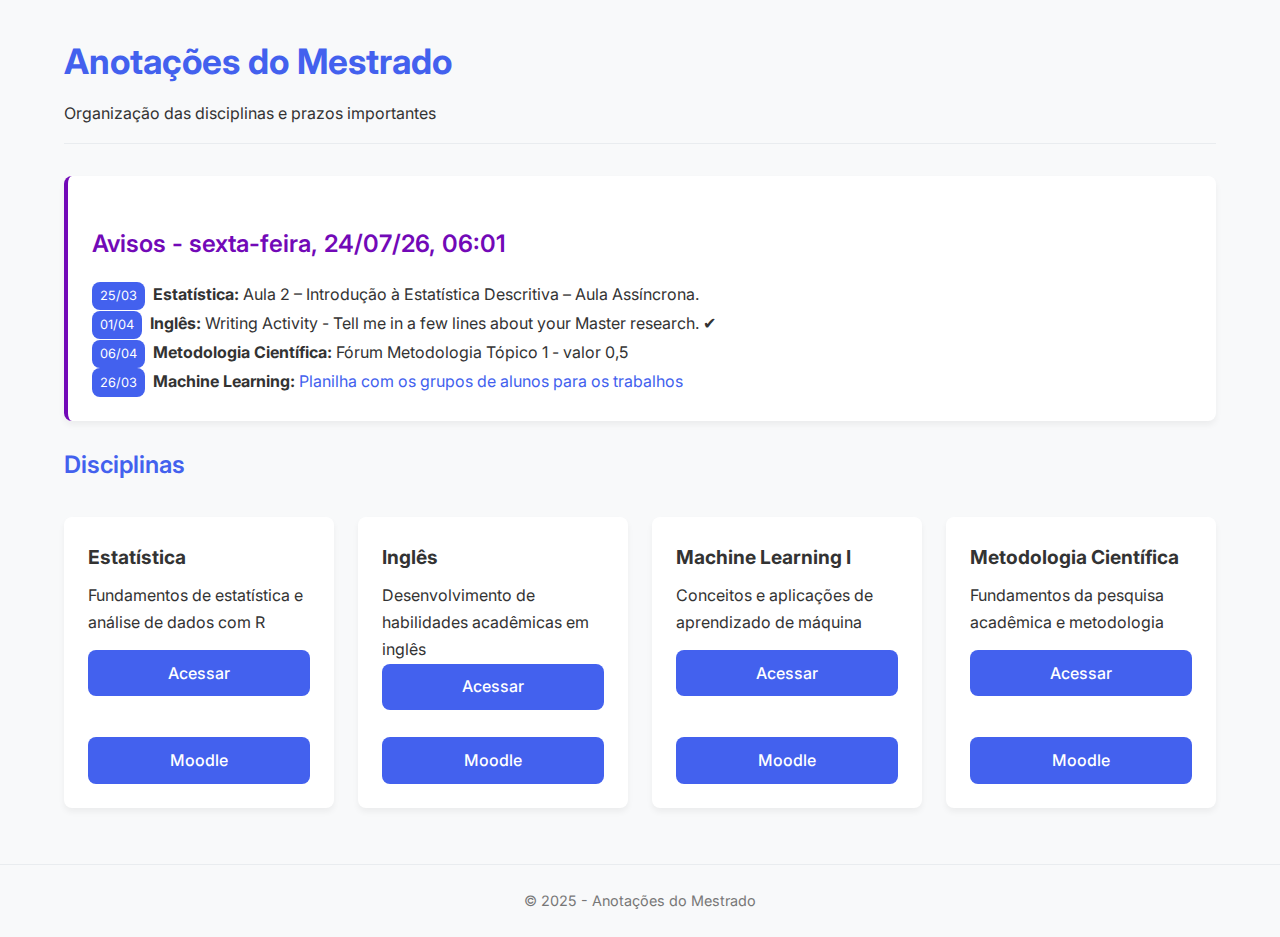
<file: index.html>
<!DOCTYPE html>
<html lang="pt-BR">
<head>
    <meta charset="UTF-8">
    <meta name="viewport" content="width=device-width, initial-scale=1.0">
    <title>Anotações do Mestrado</title>
    <link rel="stylesheet" href="style.css">
    <link rel="preconnect" href="https://fonts.googleapis.com">
    <link rel="preconnect" href="https://fonts.gstatic.com" crossorigin>
    <link href="https://fonts.googleapis.com/css2?family=Inter:wght@400;500;600;700&display=swap" rel="stylesheet">
</head>
<body>
    <div class="container">
        <header>
            <h1>Anotações do Mestrado</h1>
            <p>Organização das disciplinas e prazos importantes</p>
        </header>

        <div class="card avisos">
            <h2>Avisos - <span id="dataHora"></span></h2>
            <div class="aviso-item">
                <p><span class="date-badge">25/03</span><strong>Estatística:</strong> Aula 2 – Introdução à Estatística Descritiva – Aula Assíncrona.</p>
            </div>
            <div class="aviso-item">
                <p><span class="date-badge">01/04</span><strong>Inglês:</strong> Writing Activity - Tell me in a few lines about your Master research. ✔</p>
            </div>
            <div class="aviso-item">
                <p><span class="date-badge">06/04</span><strong>Metodologia Científica:</strong> Fórum Metodologia Tópico 1 - valor 0,5</p>
            </div>
            <div class="aviso-item">
                <p><span class="date-badge">26/03</span><strong>Machine Learning:</strong> <a href="https://docs.google.com/spreadsheets/d/1ttyd-BWs8bwGUL_mlIilnIx2Z0Xt4gmIaQ2QhLQ7xSY/edit?gid=0#gid=0" target="_blank">Planilha com os grupos de alunos para os trabalhos</a></p>
            </div>
        </div>

        <h2><a href="https://mestrado.telessaude.uerj.br/my/courses.php" target="_blank">Disciplinas</a></h2>
        <div class="grid">
            <div class="card disciplina-card">
                <h3>Estatística</h3>
                <p>Fundamentos de estatística e análise de dados com R</p>
                <a href="estatistica.html" class="btn">Acessar</a><br>
                <a href="https://mestrado.telessaude.uerj.br/course/view.php?id=383" class="btn" target="_blank">Moodle</a>
            </div>
            
            <div class="card disciplina-card">
                <h3>Inglês</h3>
                <p>Desenvolvimento de habilidades acadêmicas em inglês</p>
                <a href="ingles.html" class="btn">Acessar</a><br>
                <a href="https://mestrado.telessaude.uerj.br/course/view.php?id=381" class="btn" target="_blank">Moodle</a>
            </div>
            
            <div class="card disciplina-card">
                <h3>Machine Learning I</h3>
                <p>Conceitos e aplicações de aprendizado de máquina</p>
                <a href="machinelearning.html" class="btn">Acessar</a><br>
                <a href="https://mestrado.telessaude.uerj.br/course/view.php?id=391" class="btn" target="_blank">Moodle</a>
            </div>
            
            <div class="card disciplina-card">
                <h3>Metodologia Científica</h3>
                <p>Fundamentos da pesquisa acadêmica e metodologia</p>
                <a href="metodologia.html" class="btn">Acessar</a><br>
                <a href="https://mestrado.telessaude.uerj.br/course/view.php?id=387" class="btn" target="_blank">Moodle</a>
            </div>
        </div>
    </div>

    <footer>
        <p>&copy; 2025 - Anotações do Mestrado</p>
    </footer>

    <script src="script.js"></script>
</body>
</html>
</file>
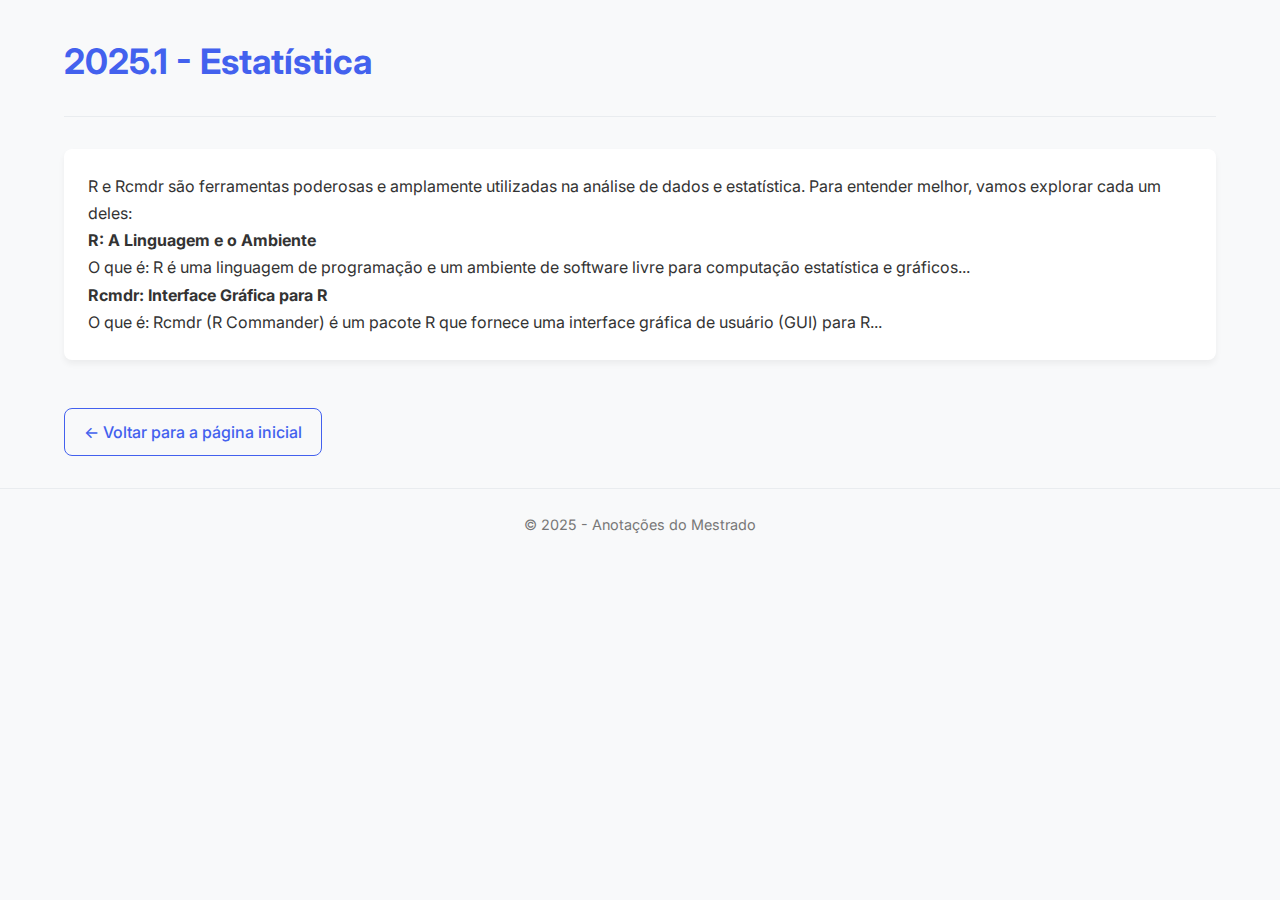
<file: estatistica.html>
<!DOCTYPE html>
<html lang="pt-BR">
<head>
    <meta charset="UTF-8">
    <meta name="viewport" content="width=device-width, initial-scale=1.0">
    <title>2025.1 - Estatística</title>
    <link rel="stylesheet" href="style.css">
    <link rel="preconnect" href="https://fonts.googleapis.com">
    <link rel="preconnect" href="https://fonts.gstatic.com" crossorigin>
    <link href="https://fonts.googleapis.com/css2?family=Inter:wght@400;500;600;700&display=swap" rel="stylesheet">
</head>
<body>
    <div class="container">
        <header>
            <h1>2025.1 - Estatística</h1>
        </header>

        <div class="card">
            <!-- Conteúdo específico da disciplina aqui -->
            <p>R e Rcmdr são ferramentas poderosas e amplamente utilizadas na análise de dados e estatística. Para entender melhor, vamos explorar cada um deles:</p>
            <p><strong>R: A Linguagem e o Ambiente</strong></p>
            <p>O que é: R é uma linguagem de programação e um ambiente de software livre para computação estatística e gráficos...</p>
            <p><strong>Rcmdr: Interface Gráfica para R</strong></p>
            <p>O que é: Rcmdr (R Commander) é um pacote R que fornece uma interface gráfica de usuário (GUI) para R...</p>
            
        </div>

        <a href="index.html" class="btn btn-outline back-button">← Voltar para a página inicial</a>
    </div>

    <footer>
        <p>&copy; 2025 - Anotações do Mestrado</p>
    </footer>
</body>
</html>
</file>
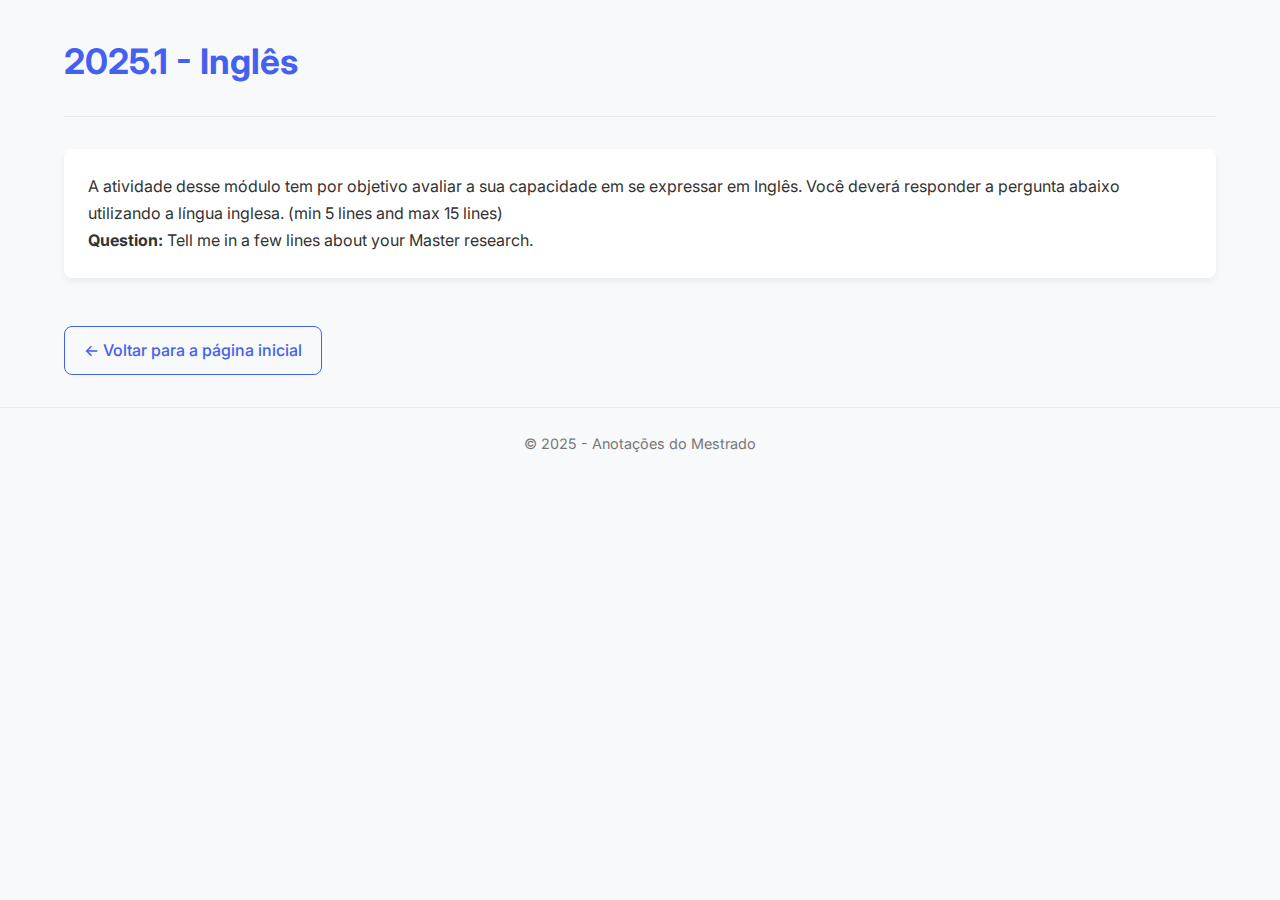
<file: ingles.html>
<!DOCTYPE html>
<html lang="pt-BR">
<head>
    <meta charset="UTF-8">
    <meta name="viewport" content="width=device-width, initial-scale=1.0">
    <title>2025.1 - Inglês</title>
    <link rel="stylesheet" href="style.css">
    <link rel="preconnect" href="https://fonts.googleapis.com">
    <link rel="preconnect" href="https://fonts.gstatic.com" crossorigin>
    <link href="https://fonts.googleapis.com/css2?family=Inter:wght@400;500;600;700&display=swap" rel="stylesheet">
</head>
<body>
    <div class="container">
        <header>
            <h1>2025.1 - Inglês</h1>
        </header>

        <div class="card">
            <p>A atividade desse módulo tem por objetivo avaliar a sua capacidade em se expressar em Inglês. Você deverá responder a pergunta abaixo utilizando a língua inglesa. (min 5 lines and max 15 lines)</p>
            <p><strong>Question:</strong> Tell me in a few lines about your Master research.</p>
        </div>

        <a href="index.html" class="btn btn-outline back-button">← Voltar para a página inicial</a>
    </div>

    <footer>
        <p>&copy; 2025 - Anotações do Mestrado</p>
    </footer>
</body>
</html>
</file>
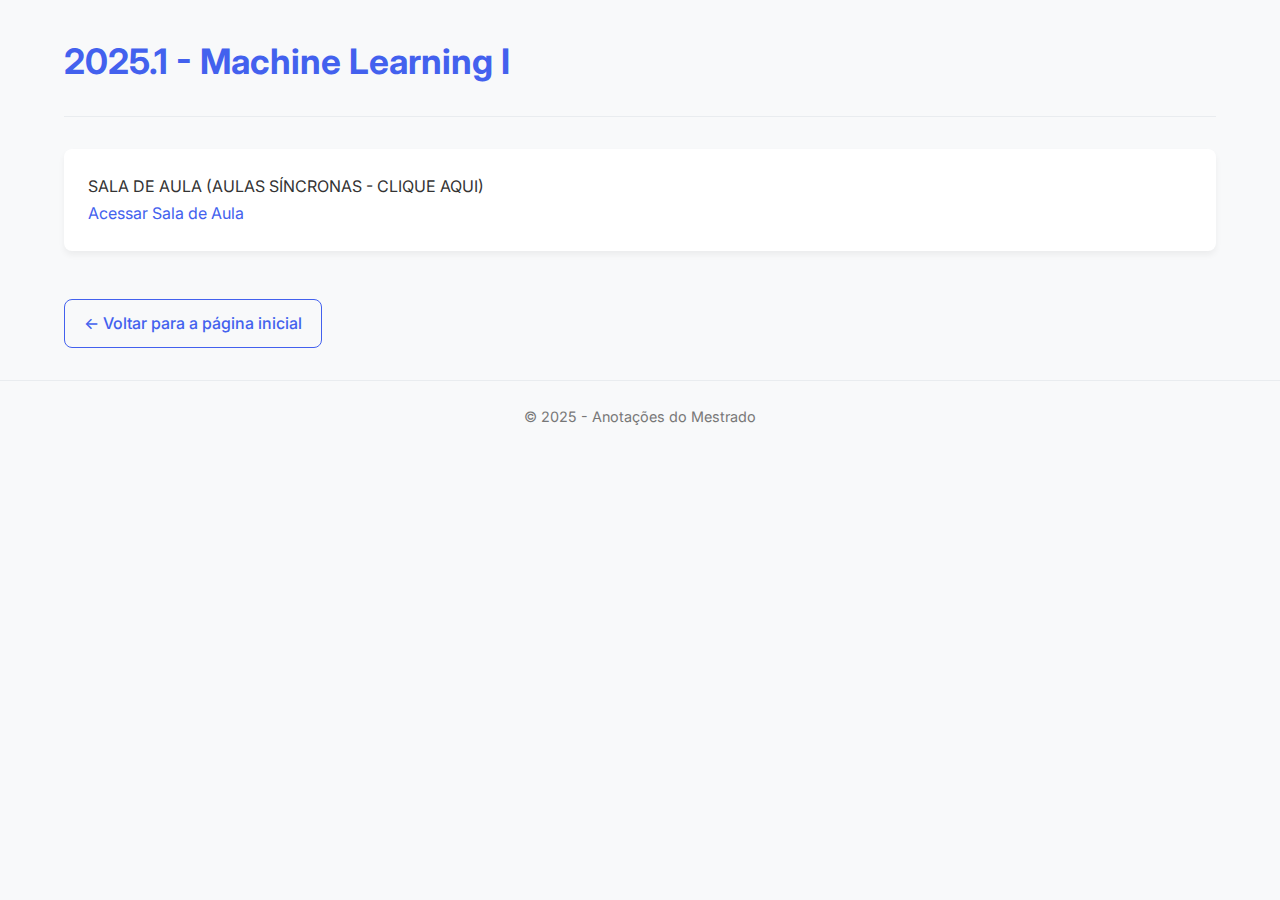
<file: machinelearning.html>
<!DOCTYPE html>
<html lang="pt-BR">
<head>
    <meta charset="UTF-8">
    <meta name="viewport" content="width=device-width, initial-scale=1.0">
    <title>2025.1 - Machine Learning I</title>
    <link rel="stylesheet" href="style.css">
    <link rel="preconnect" href="https://fonts.googleapis.com">
    <link rel="preconnect" href="https://fonts.gstatic.com" crossorigin>
    <link href="https://fonts.googleapis.com/css2?family=Inter:wght@400;500;600;700&display=swap" rel="stylesheet">
</head>
<body>
    <div class="container">
        <header>
            <h1>2025.1 - Machine Learning I</h1>
        </header>

        <div class="card">
            <p>SALA DE AULA (AULAS SÍNCRONAS - CLIQUE AQUI)</p>
            <a href="https://conferenciaweb.rnp.br/sala/lincoln-faria-da-silva" class="button">Acessar Sala de Aula</a>
        </div>

        <a href="index.html" class="btn btn-outline back-button">← Voltar para a página inicial</a>
    </div>

    <footer>
        <p>&copy; 2025 - Anotações do Mestrado</p>
    </footer>
</body>
</html>
</file>
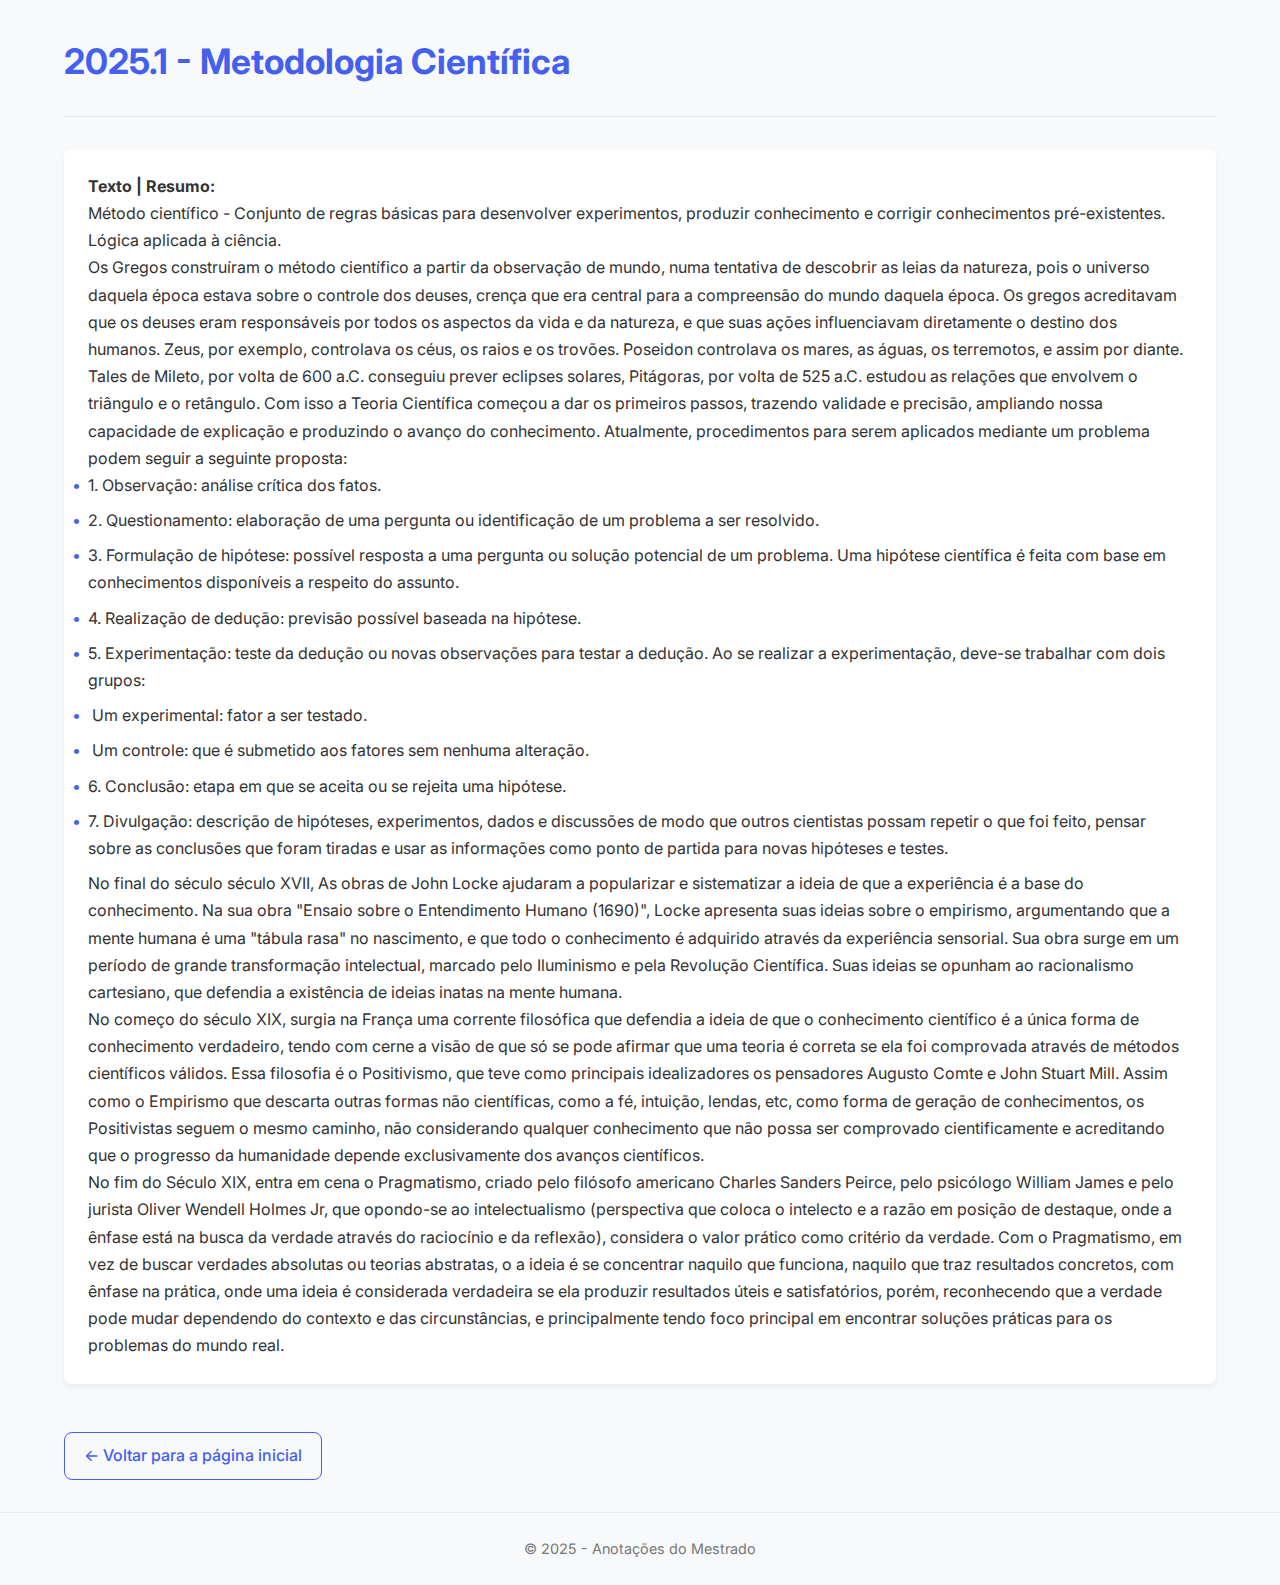
<file: metodologia.html>
<!DOCTYPE html>
<html lang="pt-BR">
<head>
    <meta charset="UTF-8">
    <meta name="viewport" content="width=device-width, initial-scale=1.0">
    <title>2025.1 - Metodologia Científica</title>
    <link rel="stylesheet" href="style.css">
    <link rel="preconnect" href="https://fonts.googleapis.com">
    <link rel="preconnect" href="https://fonts.gstatic.com" crossorigin>
    <link href="https://fonts.googleapis.com/css2?family=Inter:wght@400;500;600;700&display=swap" rel="stylesheet">
</head>
<body>
    <div class="container">
        <header>
            <h1>2025.1 - Metodologia Científica</h1>
        </header>

        <div class="card">
            <!-- Conteúdo específico da disciplina aqui -->
            <p><strong>Texto | Resumo:</strong></p>
            <p>Método científico - Conjunto de regras básicas para desenvolver experimentos, produzir conhecimento e corrigir conhecimentos pré-existentes. Lógica aplicada à ciência.</p>
            <p>Os Gregos construíram o método científico a partir da observação de mundo, numa tentativa de descobrir as leias da natureza, pois o universo daquela época estava sobre o controle dos deuses, crença que era central para a compreensão do mundo daquela época. Os gregos acreditavam que os deuses eram responsáveis por todos os aspectos da vida e da natureza, e que suas ações influenciavam diretamente o destino dos humanos. Zeus, por exemplo, controlava os céus, os raios e os trovões. Poseidon controlava os mares, as águas, os terremotos, e assim por diante.</p>
            <p>Tales de Mileto, por volta de 600 a.C. conseguiu prever eclipses solares, Pitágoras, por volta de 525 a.C. estudou as relações que envolvem o triângulo e o retângulo. Com isso a Teoria Científica começou a dar os primeiros passos, trazendo validade e precisão, ampliando nossa capacidade de explicação e produzindo o avanço do conhecimento. Atualmente, procedimentos para serem aplicados mediante um problema podem seguir a seguinte proposta:</p>
            <ul>
                <li>1. Observação: análise crítica dos fatos. </li>
                <li>2. Questionamento: elaboração de uma pergunta ou identificação de um problema a ser resolvido.</li>
                <li>3. Formulação de hipótese: possível resposta a uma pergunta ou solução potencial de um problema. Uma hipótese científica é feita com base em conhecimentos disponíveis a respeito do assunto.</li>
                <li>4. Realização de dedução: previsão possível baseada na hipótese.</li>
                <li>5. Experimentação: teste da dedução ou novas observações para testar a dedução. Ao se realizar a experimentação, deve-se trabalhar com dois grupos:</li>
                    <ul>
                        <li> Um experimental: fator a ser testado.</li>
                        <li> Um controle: que é submetido aos fatores sem nenhuma alteração. </li>
                    </ul>
                <li>6. Conclusão: etapa em que se aceita ou se rejeita uma hipótese.</li>
                <li>7. Divulgação: descrição de hipóteses, experimentos, dados e discussões de modo que outros cientistas possam repetir o que foi feito, pensar sobre as conclusões que foram tiradas e usar as informações como ponto de partida para novas hipóteses e testes.</li>
            </ul>
            <p>No final do século século XVII, As obras de John Locke ajudaram a popularizar e sistematizar a ideia de que a experiência é a base do conhecimento. Na sua obra "Ensaio sobre o Entendimento Humano (1690)", Locke apresenta suas ideias sobre o empirismo, argumentando que a mente humana é uma "tábula rasa" no nascimento, e que todo o conhecimento é adquirido através da experiência sensorial. Sua obra surge em um período de grande transformação intelectual, marcado pelo Iluminismo e pela Revolução Científica. Suas ideias se opunham ao racionalismo cartesiano, que defendia a existência de ideias inatas na mente humana.</p>
            <p>No começo do século XIX, surgia na França uma corrente filosófica que defendia a ideia de que o conhecimento científico é a única forma de conhecimento verdadeiro, tendo com cerne a visão de que só se pode afirmar que uma teoria é correta se ela foi comprovada através de métodos científicos válidos. Essa filosofia é o Positivismo, que teve como principais idealizadores os pensadores Augusto Comte e John Stuart Mill. Assim como o Empirismo que descarta outras formas não científicas, como a fé, intuição, lendas, etc, como forma de geração de conhecimentos, os Positivistas seguem o mesmo caminho, não considerando qualquer conhecimento que não possa ser comprovado cientificamente e acreditando que o progresso da humanidade depende exclusivamente dos avanços científicos.</p>
            <p>No fim do Século XIX, entra em cena o Pragmatismo, criado pelo filósofo americano Charles Sanders Peirce, pelo psicólogo William James e pelo jurista Oliver Wendell Holmes Jr, que opondo-se ao intelectualismo (perspectiva que coloca o intelecto e a razão em posição de destaque, onde a ênfase está na busca da verdade através do raciocínio e da reflexão), considera o valor prático como critério da verdade. Com o Pragmatismo, em vez de buscar verdades absolutas ou teorias abstratas, o a ideia é se concentrar naquilo que funciona, naquilo que traz resultados concretos, com ênfase na prática, onde uma ideia é considerada verdadeira se ela produzir resultados úteis e satisfatórios, porém, reconhecendo que a verdade pode mudar dependendo do contexto e das circunstâncias, e principalmente tendo foco principal em encontrar soluções práticas para os problemas do mundo real.</p>
            
        </div>

        <a href="index.html" class="btn btn-outline back-button">← Voltar para a página inicial</a>
    </div>

    <footer>
        <p>&copy; 2025 - Anotações do Mestrado</p>
    </footer>
</body>
</html>
</file>
<file: style.css>
:root {
    --primary: #4361ee;
    --text: #333333;
    --background: #f8f9fa;
    --card: #ffffff;
    --accent: #7209b7;
    --border: #e9ecef;
    --shadow: 0 4px 6px rgba(0, 0, 0, 0.05);
    --radius: 8px;
  }
  
  * {
    margin: 0;
    padding: 0;
    box-sizing: border-box;
  }
  
  body {
    font-family: 'Inter', 'Segoe UI', system-ui, -apple-system, sans-serif;
    background-color: var(--background);
    color: var(--text);
    line-height: 1.7;
    font-size: 16px;
  }
  
  .container {
    width: 90%;
    max-width: 1200px;
    margin: 2rem auto;
    padding: 0;
  }
  
  header {
    margin-bottom: 2rem;
    padding-bottom: 1rem;
    border-bottom: 1px solid var(--border);
  }
  
  h1 {
    color: var(--primary);
    font-size: 2.2rem;
    font-weight: 700;
    margin-bottom: 0.5rem;
  }
  
  h2 {
    font-size: 1.5rem;
    font-weight: 600;
    margin: 1.5rem 0 1rem 0;
    color: var(--accent);
  }
  
  a {
    color: var(--primary);
    text-decoration: none;
    transition: color 0.2s ease;
  }
  
  a:hover {
    color: var(--accent);
  }
  
  .card {
    background-color: var(--card);
    border-radius: var(--radius);
    box-shadow: var(--shadow);
    padding: 1.5rem;
    margin-bottom: 1.5rem;
    transition: transform 0.2s ease, box-shadow 0.2s ease;
  }
  
  .card:hover {
    transform: translateY(-3px);
    box-shadow: 0 8px 15px rgba(0, 0, 0, 0.1);
  }
  
  .avisos {
    border-left: 4px solid var(--accent);
  }
  
  .grid {
    display: grid;
    grid-template-columns: repeat(auto-fill, minmax(250px, 1fr));
    gap: 1.5rem;
    margin: 2rem 0;
  }
  
  .disciplina-card {
    display: flex;
    flex-direction: column;
    justify-content: space-between;
    height: auto;
    width: auto;
  }
  
  .disciplina-card h3 {
    font-size: 1.2rem;
    margin-bottom: 0.5rem;
  }
  
  .btn {
    display: inline-block;
    background-color: var(--primary);
    color: white;
    padding: 0.6rem 1.2rem;
    border-radius: var(--radius);
    font-weight: 500;
    transition: all 0.2s ease;
    text-align: center;
    margin-top: auto;
  }
  
  .btn:hover {
    background-color: var(--accent);
    color: white;
    text-decoration: none;
  }
  
  .btn-outline {
    background-color: transparent;
    border: 1px solid var(--primary);
    color: var(--primary);
  }
  
  .btn-outline:hover {
    background-color: var(--primary);
    color: white;
  }
  
  .back-button {
    display: inline-block;
    margin-top: 1.5rem;
  }
  
  ul {
    list-style-type: none;
  }
  
  ul li {
    margin-bottom: 0.5rem;
  }
  
  ul li::before {
    content: "•";
    color: var(--primary);
    display: inline-block;
    width: 1em;
    margin-left: -1em;
  }
  
  footer {
    text-align: center;
    padding: 1.5rem 0;
    margin-top: 2rem;
    color: #777;
    font-size: 0.9rem;
    border-top: 1px solid var(--border);
  }
  
  .date-badge {
    display: inline-block;
    background-color: var(--primary);
    color: white;
    padding: 0.2rem 0.5rem;
    border-radius: var(--radius);
    font-size: 0.8rem;
    margin-right: 0.5rem;
  }
  
  @media (max-width: 768px) {
    .grid {
      grid-template-columns: 1fr;
    }
    
    .container {
      width: 95%;
    }
  }
</file>
